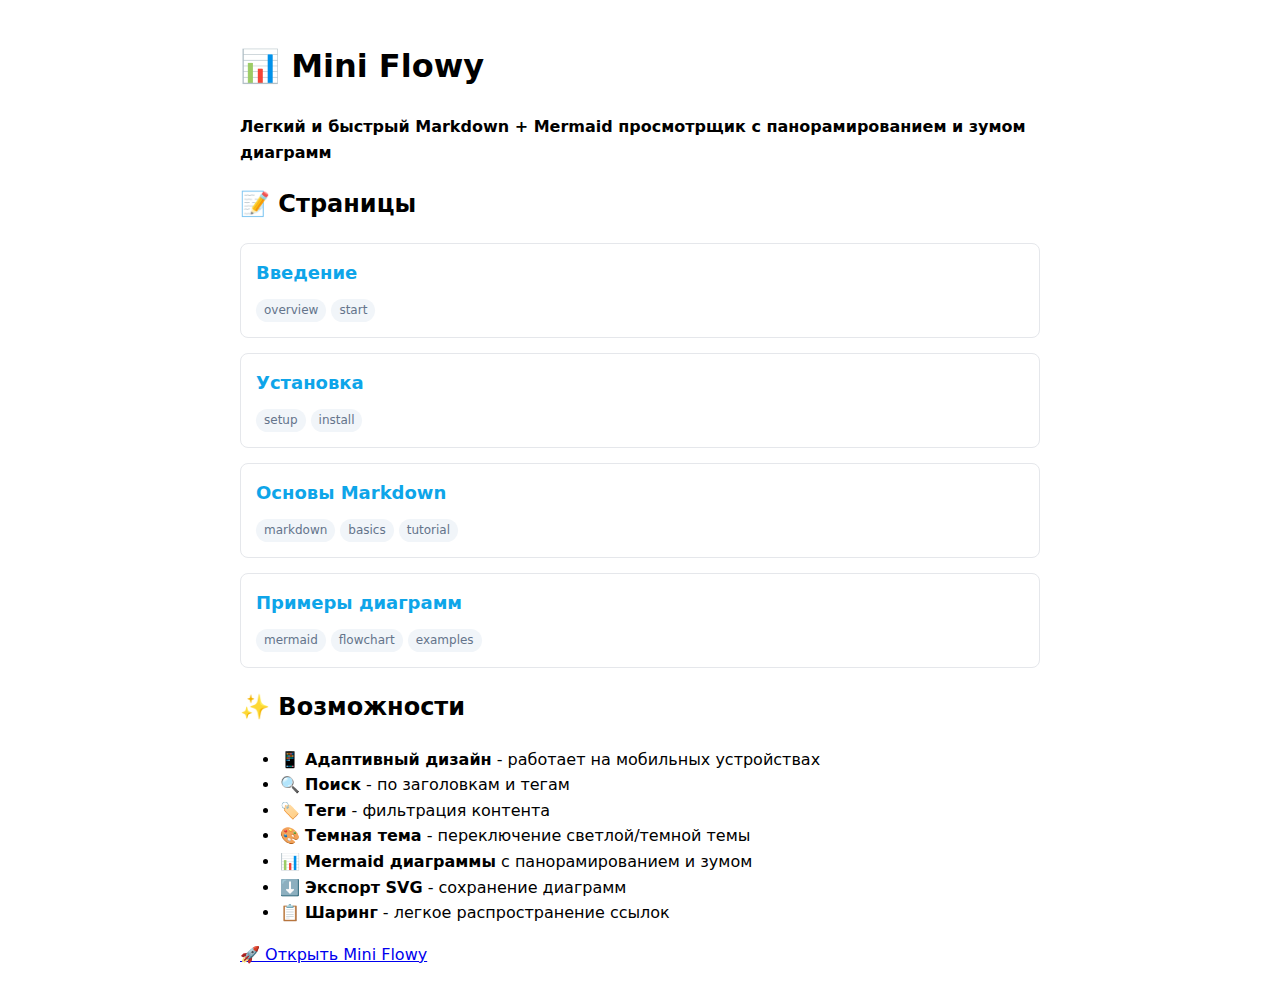
<file: seo-pages/index.html>
<!DOCTYPE html>
<html lang="ru">
<head>
<meta charset="utf-8"/>
<meta name="viewport" content="width=device-width,initial-scale=1"/>
<title>Mini Flowy - Markdown + Mermaid просмотрщик</title>

<!-- Open Graph / Facebook -->
<meta property="og:type" content="website">
<meta property="og:url" content="https://your-username.github.io/mini-flowy">
<meta property="og:title" content="Mini Flowy - Markdown + Mermaid просмотрщик">
<meta property="og:description" content="Легкий и быстрый Markdown + Mermaid просмотрщик с панорамированием и зумом диаграмм">
<meta property="og:site_name" content="Mini Flowy">

<!-- Twitter -->
<meta property="twitter:card" content="summary_large_image">
<meta property="twitter:url" content="https://your-username.github.io/mini-flowy">
<meta property="twitter:title" content="Mini Flowy">
<meta property="twitter:description" content="Легкий и быстрый Markdown + Mermaid просмотрщик с панорамированием и зумом диаграмм">

<!-- General -->
<meta name="description" content="Легкий и быстрый Markdown + Mermaid просмотрщик с панорамированием и зумом диаграмм">
<meta name="author" content="Mini Flowy">
<meta name="keywords" content="markdown, mermaid, диаграммы, документация, flowchart">
<link rel="canonical" href="https://your-username.github.io/mini-flowy">

<style>
  body { 
    font-family: system-ui, sans-serif; 
    max-width: 800px; 
    margin: 0 auto; 
    padding: 20px; 
    line-height: 1.6; 
  }
  .page-list {
    list-style: none;
    padding: 0;
  }
  .page-list li {
    margin: 15px 0;
    padding: 15px;
    border: 1px solid #e5e7eb;
    border-radius: 8px;
  }
  .page-list a {
    color: #0ea5e9;
    text-decoration: none;
    font-weight: 600;
    font-size: 18px;
  }
  .tags {
    margin-top: 8px;
  }
  .tag {
    display: inline-block;
    background: #f1f5f9;
    color: #64748b;
    padding: 2px 8px;
    border-radius: 12px;
    font-size: 12px;
    margin-right: 5px;
  }
</style>
</head>
<body>

<h1>📊 Mini Flowy</h1>
<p><strong>Легкий и быстрый Markdown + Mermaid просмотрщик с панорамированием и зумом диаграмм</strong></p>

<h2>📝 Страницы</h2>
<ul class="page-list">

  <li>
    <a href="https://your-username.github.io/mini-flowy/#/p/intro">Введение</a>
    <div class="tags">
      <span class="tag">overview</span><span class="tag">start</span>
    </div>
  </li>

  <li>
    <a href="https://your-username.github.io/mini-flowy/#/p/installation">Установка</a>
    <div class="tags">
      <span class="tag">setup</span><span class="tag">install</span>
    </div>
  </li>

  <li>
    <a href="https://your-username.github.io/mini-flowy/#/p/basic-markdown">Основы Markdown</a>
    <div class="tags">
      <span class="tag">markdown</span><span class="tag">basics</span><span class="tag">tutorial</span>
    </div>
  </li>

  <li>
    <a href="https://your-username.github.io/mini-flowy/#/p/flowcharts">Примеры диаграмм</a>
    <div class="tags">
      <span class="tag">mermaid</span><span class="tag">flowchart</span><span class="tag">examples</span>
    </div>
  </li>

</ul>

<h2>✨ Возможности</h2>
<ul>
  <li>📱 <strong>Адаптивный дизайн</strong> - работает на мобильных устройствах</li>
  <li>🔍 <strong>Поиск</strong> - по заголовкам и тегам</li>
  <li>🏷️ <strong>Теги</strong> - фильтрация контента</li>
  <li>🎨 <strong>Темная тема</strong> - переключение светлой/темной темы</li>
  <li>📊 <strong>Mermaid диаграммы</strong> с панорамированием и зумом</li>
  <li>⬇️ <strong>Экспорт SVG</strong> - сохранение диаграмм</li>
  <li>📋 <strong>Шаринг</strong> - легкое распространение ссылок</li>
</ul>

<p><a href="https://your-username.github.io/mini-flowy">🚀 Открыть Mini Flowy</a></p>

</body>
</html>
</file>
